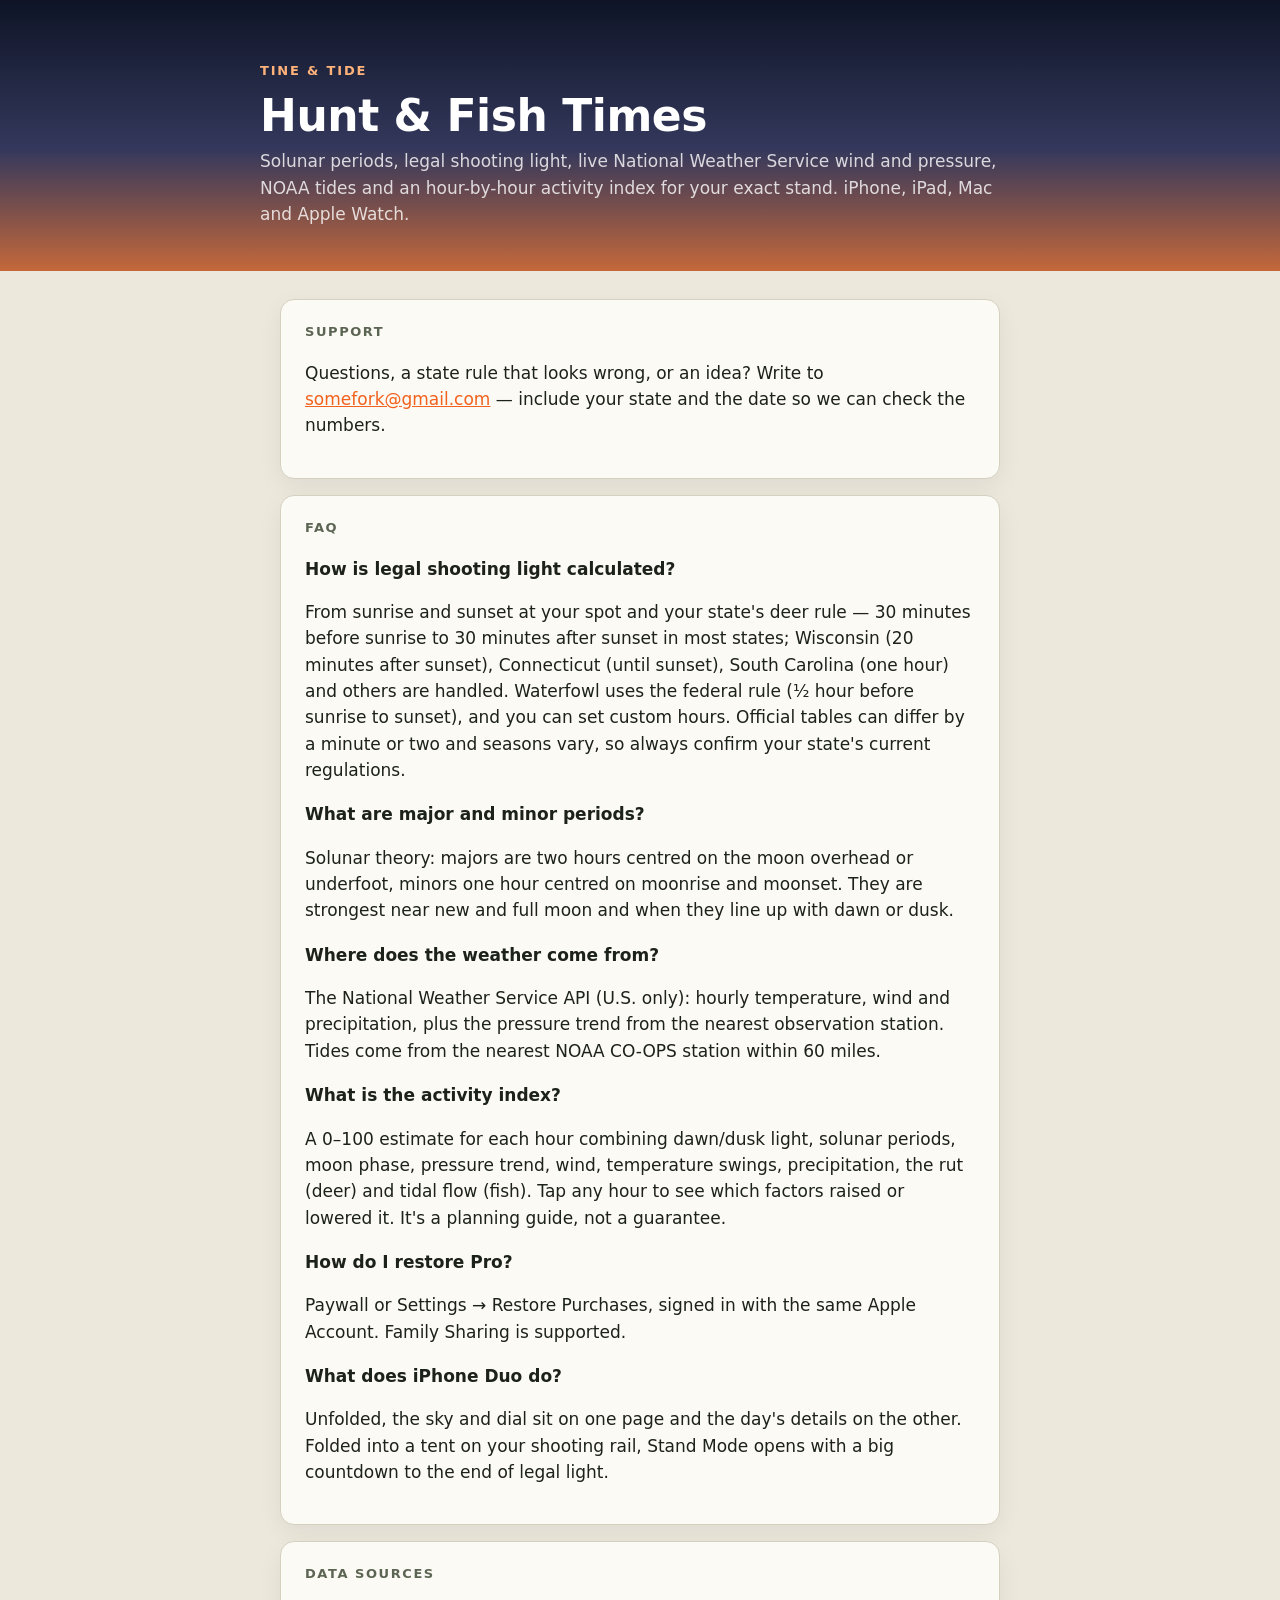
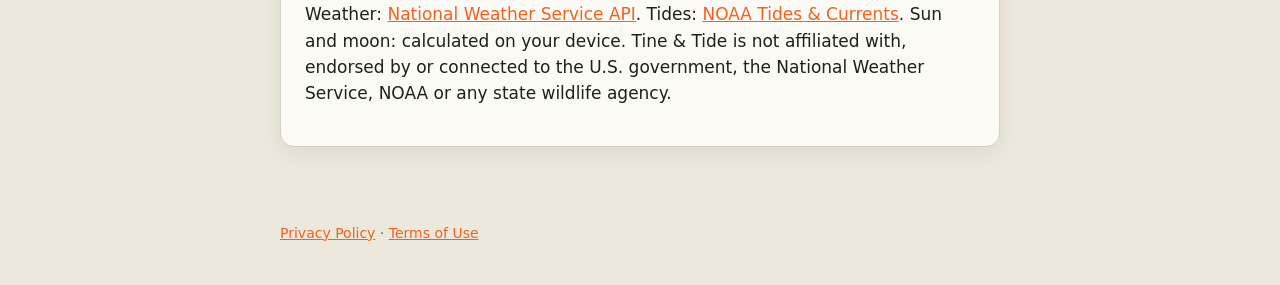
<file: index.html>
<!DOCTYPE html>
<html lang="en"><head><meta charset="utf-8"><meta name="viewport" content="width=device-width, initial-scale=1">
<title>Tine &amp; Tide — Support</title><meta name="description" content="Hunting and fishing times: solunar periods, legal shooting light, NWS weather and NOAA tides.">
<link rel="stylesheet" href="style.css"></head><body>
<header><div class="in"><small>Tine &amp; Tide</small><h1>Hunt &amp; Fish Times</h1>
<p>Solunar periods, legal shooting light, live National Weather Service wind and pressure, NOAA tides and an hour-by-hour activity index for your exact stand. iPhone, iPad, Mac and Apple Watch.</p></div></header>
<main>
<section><h2>Support</h2>
<p>Questions, a state rule that looks wrong, or an idea? Write to <a href="mailto:somefork@gmail.com">somefork@gmail.com</a> — include your state and the date so we can check the numbers.</p></section>
<section><h2>FAQ</h2>
<h3>How is legal shooting light calculated?</h3>
<p>From sunrise and sunset at your spot and your state's deer rule — 30 minutes before sunrise to 30 minutes after sunset in most states; Wisconsin (20 minutes after sunset), Connecticut (until sunset), South Carolina (one hour) and others are handled. Waterfowl uses the federal rule (½ hour before sunrise to sunset), and you can set custom hours. Official tables can differ by a minute or two and seasons vary, so always confirm your state's current regulations.</p>
<h3>What are major and minor periods?</h3>
<p>Solunar theory: majors are two hours centred on the moon overhead or underfoot, minors one hour centred on moonrise and moonset. They are strongest near new and full moon and when they line up with dawn or dusk.</p>
<h3>Where does the weather come from?</h3>
<p>The National Weather Service API (U.S. only): hourly temperature, wind and precipitation, plus the pressure trend from the nearest observation station. Tides come from the nearest NOAA CO-OPS station within 60 miles.</p>
<h3>What is the activity index?</h3>
<p>A 0–100 estimate for each hour combining dawn/dusk light, solunar periods, moon phase, pressure trend, wind, temperature swings, precipitation, the rut (deer) and tidal flow (fish). Tap any hour to see which factors raised or lowered it. It's a planning guide, not a guarantee.</p>
<h3>How do I restore Pro?</h3>
<p>Paywall or Settings → Restore Purchases, signed in with the same Apple Account. Family Sharing is supported.</p>
<h3>What does iPhone Duo do?</h3>
<p>Unfolded, the sky and dial sit on one page and the day's details on the other. Folded into a tent on your shooting rail, Stand Mode opens with a big countdown to the end of legal light.</p>
</section>
<section><h2>Data sources</h2>
<p>Weather: <a href="https://www.weather.gov/documentation/services-web-api">National Weather Service API</a>. Tides: <a href="https://tidesandcurrents.noaa.gov/">NOAA Tides &amp; Currents</a>. Sun and moon: calculated on your device. Tine &amp; Tide is not affiliated with, endorsed by or connected to the U.S. government, the National Weather Service, NOAA or any state wildlife agency.</p></section>
</main>
<footer><a href="privacy.html">Privacy Policy</a> · <a href="terms.html">Terms of Use</a></footer>
</body></html>
</file>
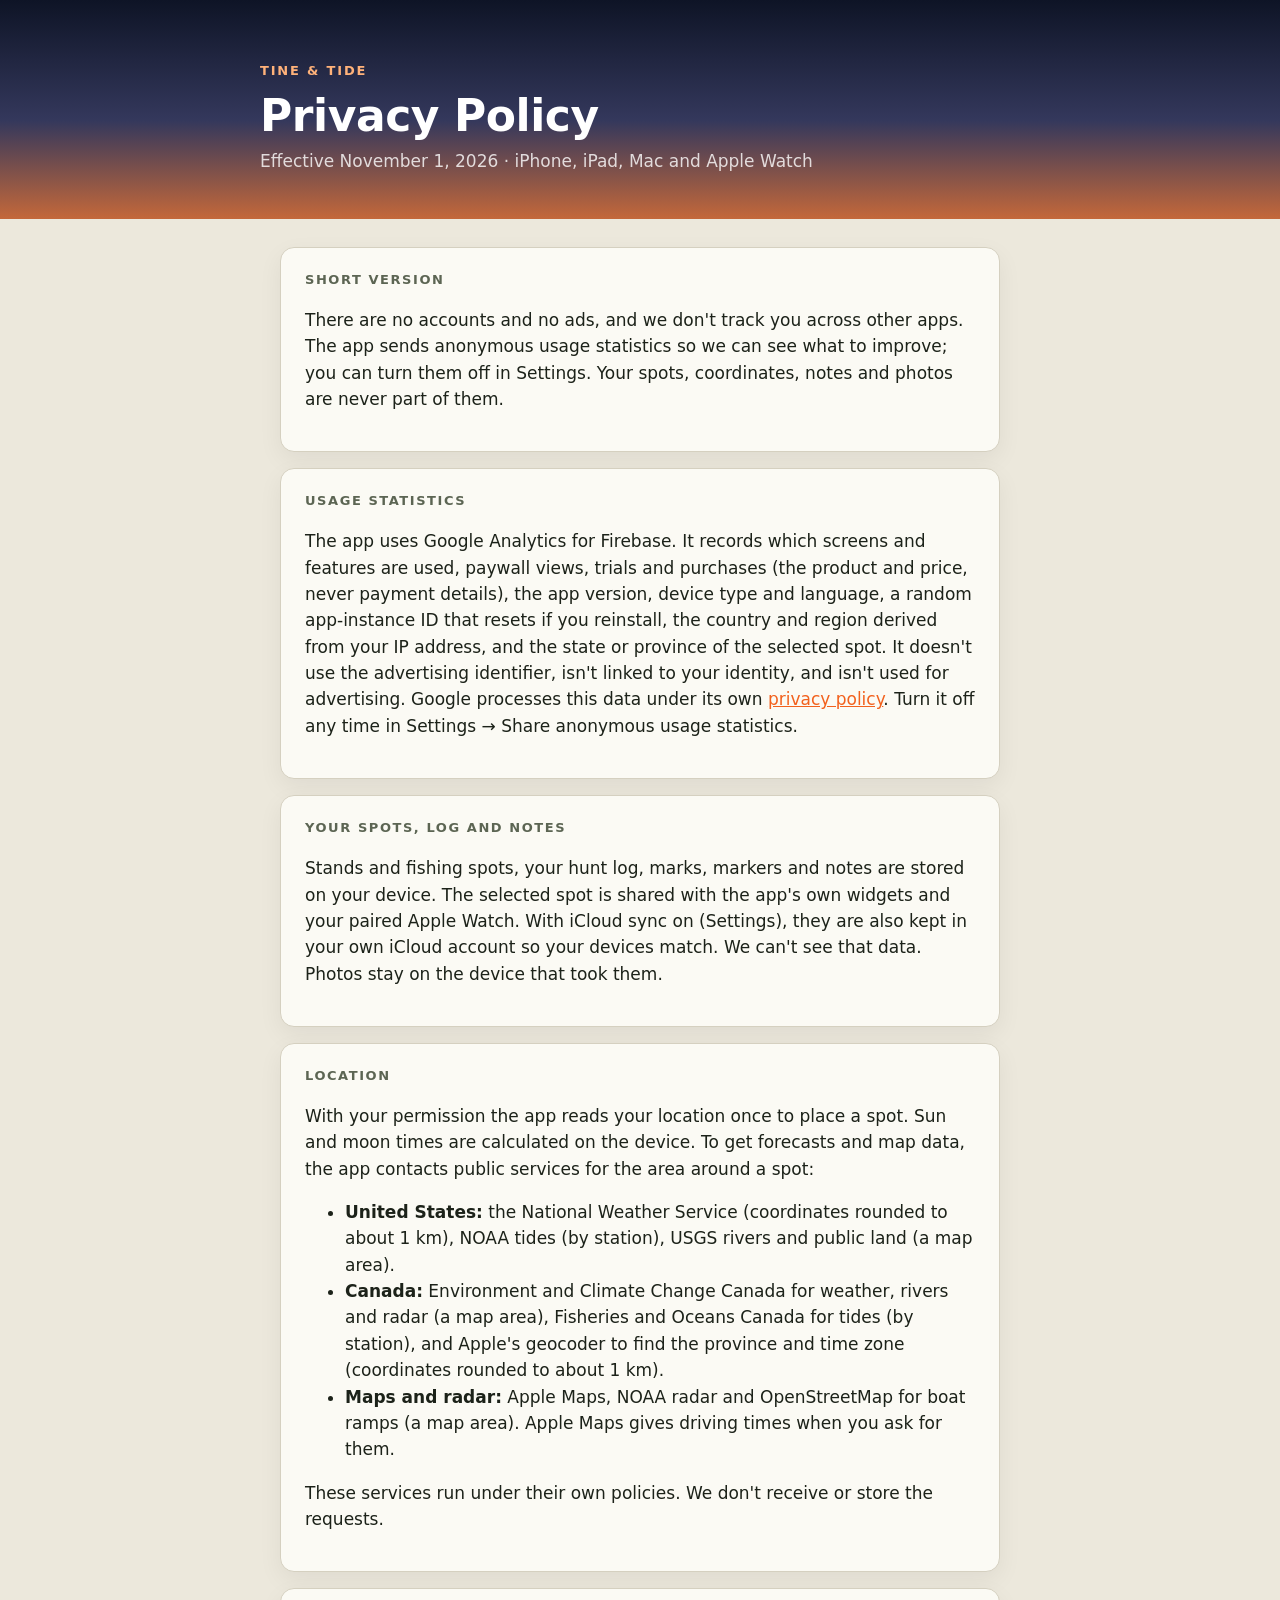
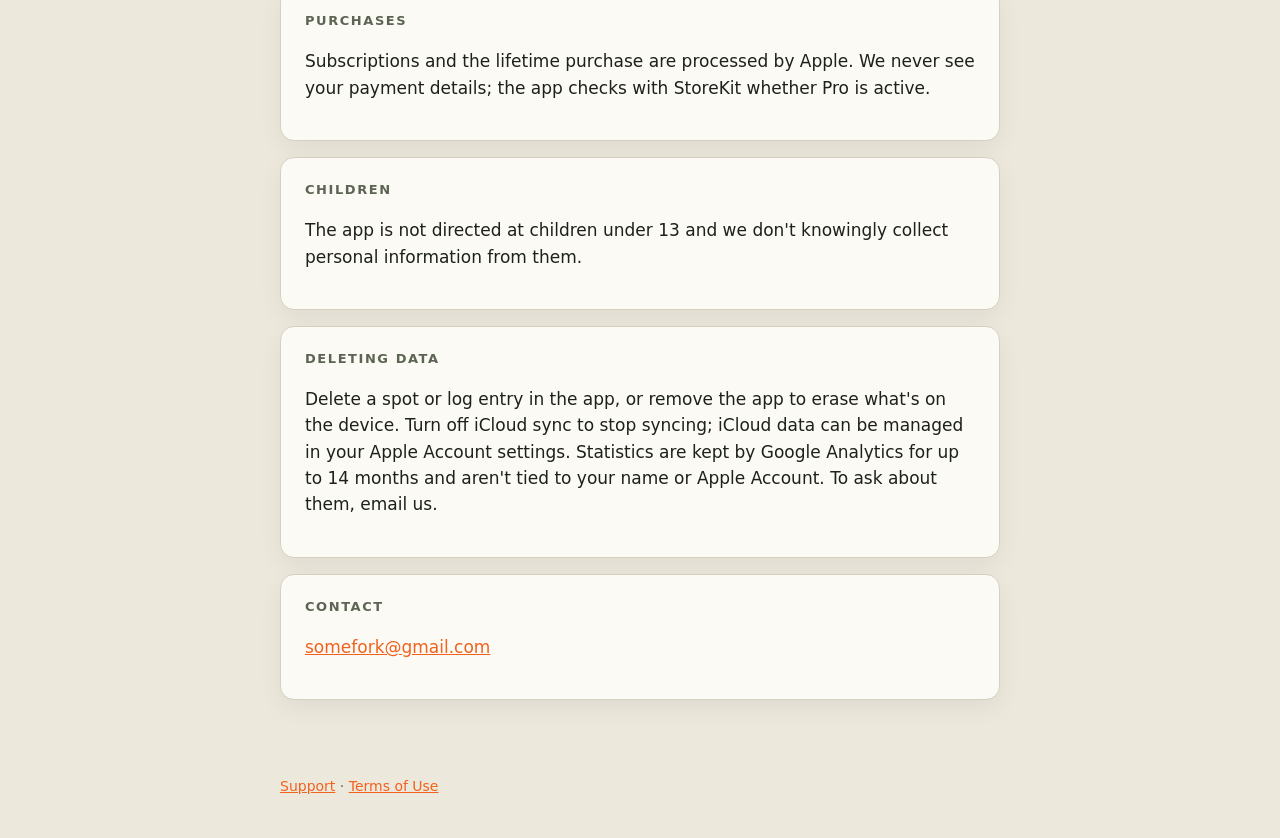
<file: privacy.html>
<!DOCTYPE html>
<html lang="en"><head><meta charset="utf-8"><meta name="viewport" content="width=device-width, initial-scale=1">
<title>Tine &amp; Tide — Privacy Policy</title><link rel="stylesheet" href="style.css"></head><body>
<header><div class="in"><small>Tine &amp; Tide</small><h1>Privacy Policy</h1><p>Effective November 1, 2026 · iPhone, iPad, Mac and Apple Watch</p></div></header>
<main>
<section><h2>Short version</h2><p>There are no accounts and no ads, and we don't track you across other apps. The app sends anonymous usage statistics so we can see what to improve; you can turn them off in Settings. Your spots, coordinates, notes and photos are never part of them.</p></section>
<section><h2>Usage statistics</h2><p>The app uses Google Analytics for Firebase. It records which screens and features are used, paywall views, trials and purchases (the product and price, never payment details), the app version, device type and language, a random app-instance ID that resets if you reinstall, the country and region derived from your IP address, and the state or province of the selected spot. It doesn't use the advertising identifier, isn't linked to your identity, and isn't used for advertising. Google processes this data under its own <a href="https://policies.google.com/privacy">privacy policy</a>. Turn it off any time in Settings → Share anonymous usage statistics.</p></section>
<section><h2>Your spots, log and notes</h2><p>Stands and fishing spots, your hunt log, marks, markers and notes are stored on your device. The selected spot is shared with the app's own widgets and your paired Apple Watch. With iCloud sync on (Settings), they are also kept in your own iCloud account so your devices match. We can't see that data. Photos stay on the device that took them.</p></section>
<section><h2>Location</h2><p>With your permission the app reads your location once to place a spot. Sun and moon times are calculated on the device. To get forecasts and map data, the app contacts public services for the area around a spot:</p><ul>
<li><b>United States:</b> the National Weather Service (coordinates rounded to about 1 km), NOAA tides (by station), USGS rivers and public land (a map area).</li>
<li><b>Canada:</b> Environment and Climate Change Canada for weather, rivers and radar (a map area), Fisheries and Oceans Canada for tides (by station), and Apple's geocoder to find the province and time zone (coordinates rounded to about 1 km).</li>
<li><b>Maps and radar:</b> Apple Maps, NOAA radar and OpenStreetMap for boat ramps (a map area). Apple Maps gives driving times when you ask for them.</li>
</ul><p>These services run under their own policies. We don't receive or store the requests.</p></section>
<section><h2>Purchases</h2><p>Subscriptions and the lifetime purchase are processed by Apple. We never see your payment details; the app checks with StoreKit whether Pro is active.</p></section>
<section><h2>Children</h2><p>The app is not directed at children under 13 and we don't knowingly collect personal information from them.</p></section>
<section><h2>Deleting data</h2><p>Delete a spot or log entry in the app, or remove the app to erase what's on the device. Turn off iCloud sync to stop syncing; iCloud data can be managed in your Apple Account settings. Statistics are kept by Google Analytics for up to 14 months and aren't tied to your name or Apple Account. To ask about them, email us.</p></section>
<section><h2>Contact</h2><p><a href="mailto:somefork@gmail.com">somefork@gmail.com</a></p></section>
</main><footer><a href="index.html">Support</a> · <a href="terms.html">Terms of Use</a></footer></body></html>
</file>
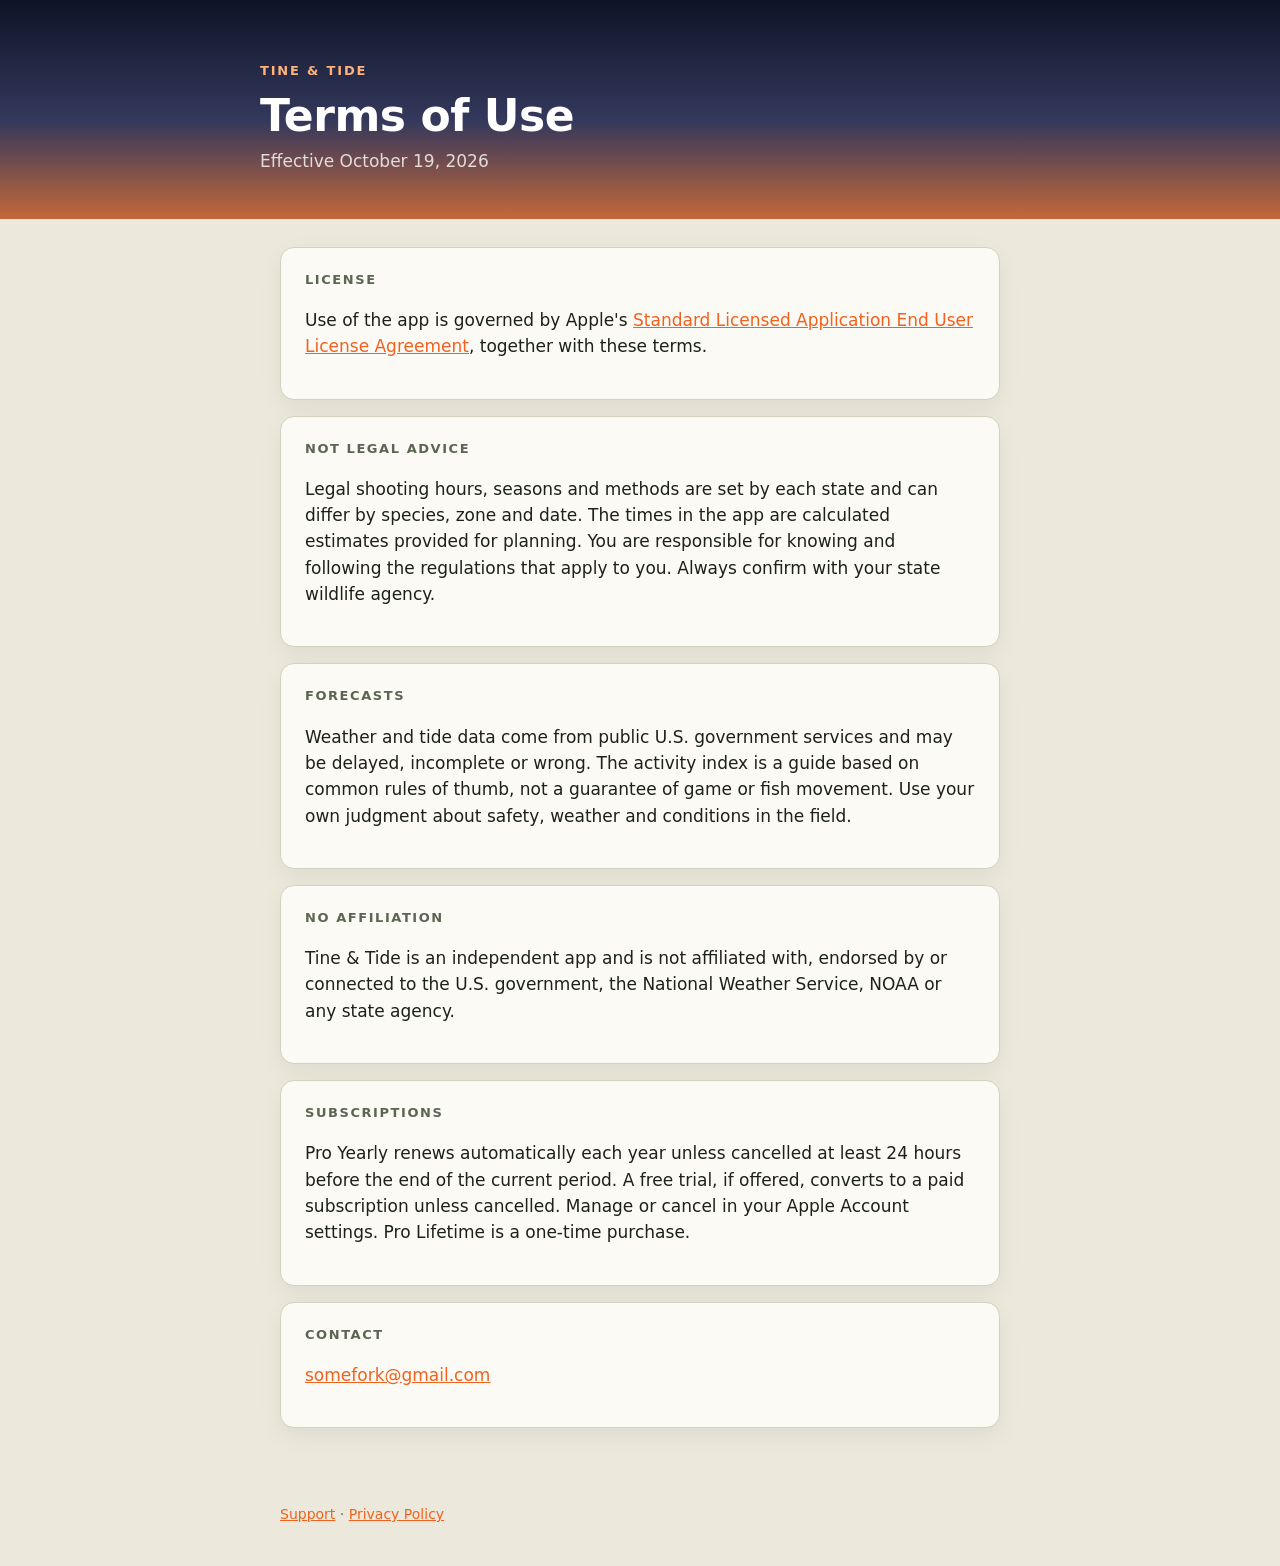
<file: terms.html>
<!DOCTYPE html>
<html lang="en"><head><meta charset="utf-8"><meta name="viewport" content="width=device-width, initial-scale=1">
<title>Tine &amp; Tide — Terms of Use</title><link rel="stylesheet" href="style.css"></head><body>
<header><div class="in"><small>Tine &amp; Tide</small><h1>Terms of Use</h1><p>Effective October 19, 2026</p></div></header>
<main>
<section><h2>License</h2><p>Use of the app is governed by Apple's <a href="https://www.apple.com/legal/internet-services/itunes/dev/stdeula/">Standard Licensed Application End User License Agreement</a>, together with these terms.</p></section>
<section><h2>Not legal advice</h2><p>Legal shooting hours, seasons and methods are set by each state and can differ by species, zone and date. The times in the app are calculated estimates provided for planning. You are responsible for knowing and following the regulations that apply to you. Always confirm with your state wildlife agency.</p></section>
<section><h2>Forecasts</h2><p>Weather and tide data come from public U.S. government services and may be delayed, incomplete or wrong. The activity index is a guide based on common rules of thumb, not a guarantee of game or fish movement. Use your own judgment about safety, weather and conditions in the field.</p></section>
<section><h2>No affiliation</h2><p>Tine &amp; Tide is an independent app and is not affiliated with, endorsed by or connected to the U.S. government, the National Weather Service, NOAA or any state agency.</p></section>
<section><h2>Subscriptions</h2><p>Pro Yearly renews automatically each year unless cancelled at least 24 hours before the end of the current period. A free trial, if offered, converts to a paid subscription unless cancelled. Manage or cancel in your Apple Account settings. Pro Lifetime is a one-time purchase.</p></section>
<section><h2>Contact</h2><p><a href="mailto:somefork@gmail.com">somefork@gmail.com</a></p></section>
</main><footer><a href="index.html">Support</a> · <a href="privacy.html">Privacy Policy</a></footer></body></html>
</file>
<file: style.css>
:root{--bg:#ECE8DC;--card:#FBFAF4;--ink:#1C2219;--dim:#5C6553;--line:#D5D0C0;--blaze:#F2611D}
@media(prefers-color-scheme:dark){:root{--bg:#0F130E;--card:#192017;--ink:#E9E7DC;--dim:#9AA390;--line:#2B3428}}
*{box-sizing:border-box}body{margin:0;background:var(--bg);color:var(--ink);font:17px/1.55 -apple-system,BlinkMacSystemFont,"SF Pro Text",system-ui,sans-serif}
header{background:linear-gradient(#0E1426,#34385C 55%,#C4683A);color:#fff;padding:56px 20px 44px}
header .in,main{max-width:760px;margin:0 auto}
header small{color:#FFB27A;font-weight:800;letter-spacing:.14em;text-transform:uppercase;font-size:13px}
h1{font:900 44px/1.05 -apple-system,system-ui;font-stretch:condensed;margin:.25em 0 .2em;letter-spacing:-.01em}
header p{color:rgba(255,255,255,.8);margin:0}
main{padding:28px 20px 60px}
section{background:var(--card);border:1px solid var(--line);border-radius:14px;padding:22px 24px;margin:0 0 16px;box-shadow:0 8px 24px rgba(0,0,0,.06)}
h2{font-size:13px;letter-spacing:.12em;text-transform:uppercase;color:var(--dim);margin:0 0 10px}
h3{margin:18px 0 4px;font-size:17px}
a{color:var(--blaze)}footer{color:var(--dim);font-size:14px;max-width:760px;margin:0 auto;padding:0 20px 40px}
</file>
